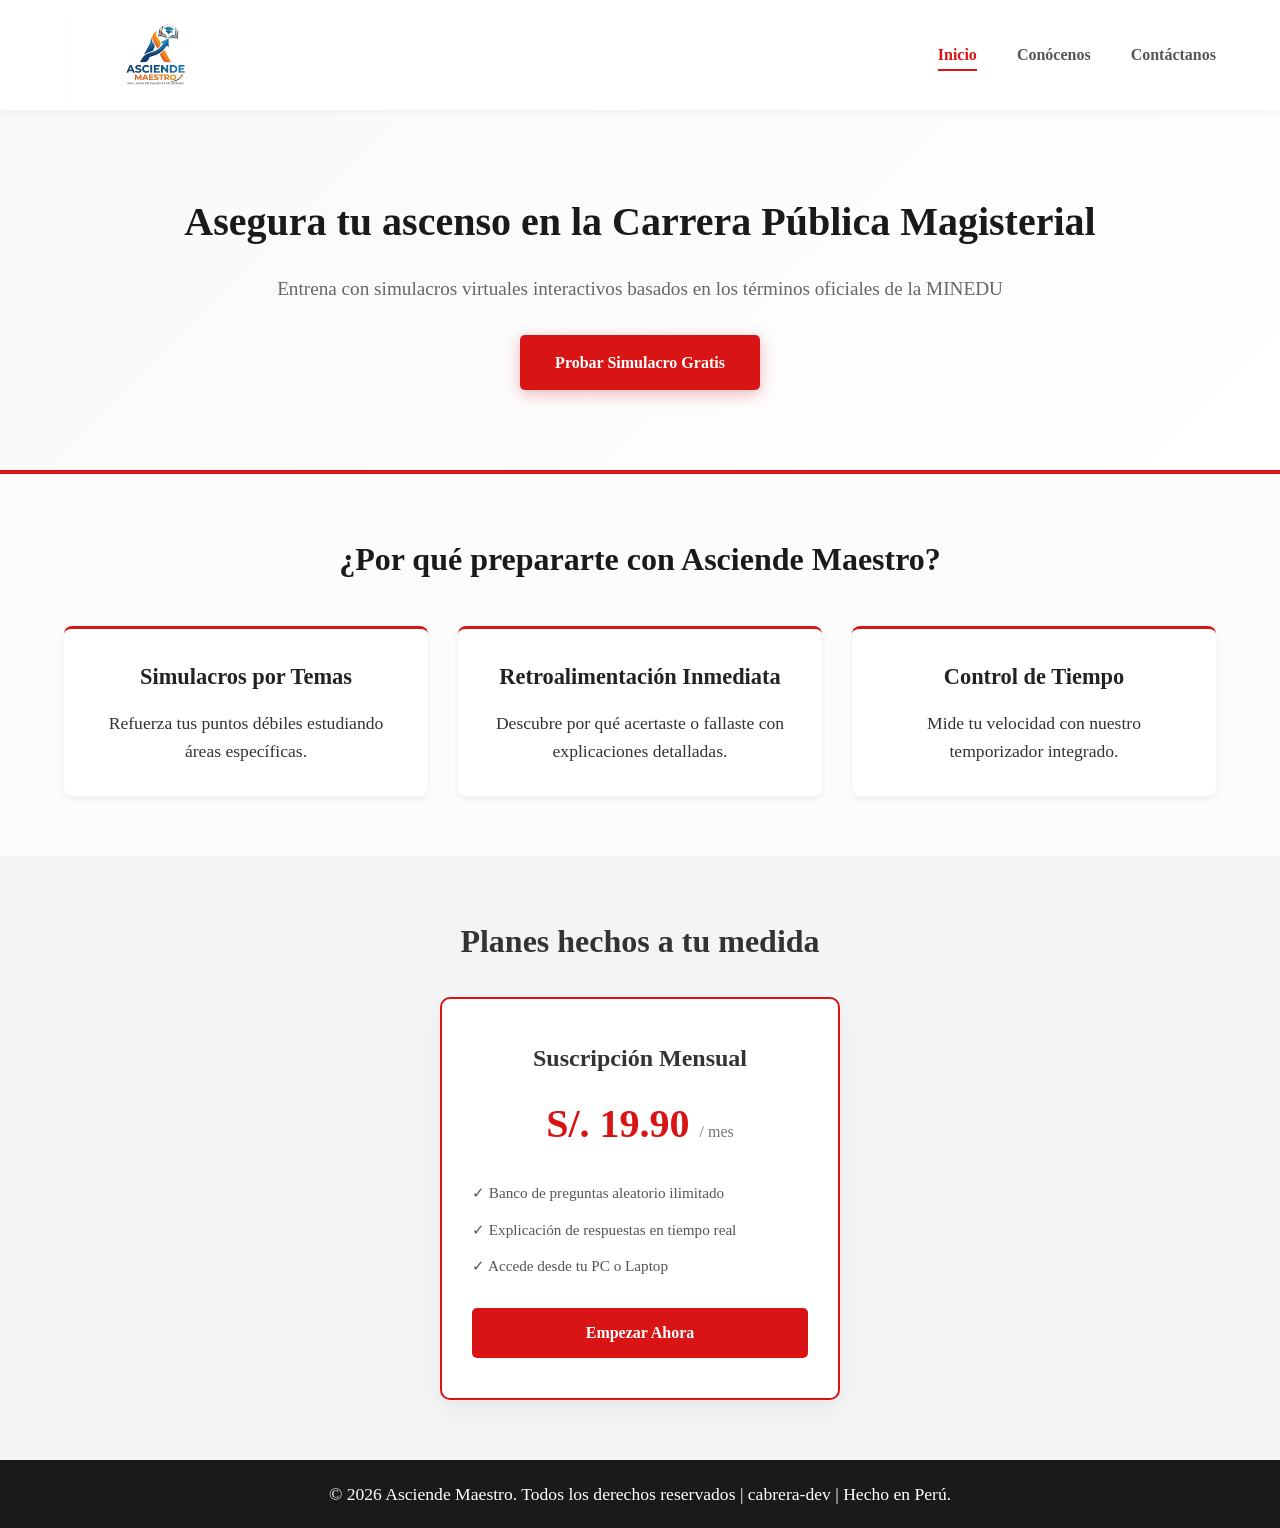
<file: index.html>
<!DOCTYPE html>
    <html lang="es">
    <head>
        <meta charset="UTF-8">
        <meta name="viewport" content="width=device-width, initial-scale=1.0">
        <meta name="description" content="¿Listo para ascender en la Carrera Pública Magisterial? Entrena con nuestro simulador de exámenes interactivo. Preguntas oficiales explicadas paso a paso.">
        <meta name="author" content="Sem Cabrera Alvarado">
        <title>Asciende Maestro | Simulador de Exámenes de Ascenso Docente</title>
        <link rel="stylesheet" href="styles/style.css">
    </head>
    <body>

        <header>
            <img src="imgs/logo.png" alt="Logo Asciende Maestro" class="logo">
            <nav>
                <ul>
                    <li><a href="index.html" class="active">Inicio</a></li>
                    <li><a href="about.html">Conócenos</a></li>
                    <li><a href="contact.html">Contáctanos</a></li>
                </ul>
            </nav>
        </header>

        <main>
            <section class="hero">
                <h1>Asegura tu ascenso en la Carrera Pública Magisterial</h1>
                <p>Entrena con simulacros virtuales interactivos basados en los términos oficiales de la MINEDU</p>
                <a href="simulador.html" class="btn-principal">Probar Simulacro Gratis</a>
            </section>

            <section class="features">
                <h2>¿Por qué prepararte con Asciende Maestro?</h2>
                <div class="grid-features">
                    <div class="card">
                        <h3>Simulacros por Temas</h3>
                        <p>Refuerza tus puntos débiles estudiando áreas específicas.</p>
                    </div>
                    <div class="card">
                        <h3>Retroalimentación Inmediata</h3>
                        <p>Descubre por qué acertaste o fallaste con explicaciones detalladas.</p>
                    </div>
                    <div class="card">
                        <h3>Control de Tiempo</h3>
                        <p>Mide tu velocidad con nuestro temporizador integrado.</p>
                    </div>
                </div>
            </section>

            <section class="pricing">
                <h2>Planes hechos a tu medida</h2>
                <div class="plan-card">
                    <h3>Suscripción Mensual</h3>
                    <p class="price">S/. 19.90 <span>/ mes</span></p>
                    <ul>
                        <li>✓ Banco de preguntas aleatorio ilimitado</li>
                        <li>✓ Explicación de respuestas en tiempo real</li>
                        <li>✓ Accede desde tu PC o Laptop</li>
                    </ul>
                    <a href="pago.html" class="btn-pago">Empezar Ahora</a>
                </div>
            </section>
        </main>

        <footer>
            <p>&copy; 2026 Asciende Maestro. Todos los derechos reservados | cabrera-dev | Hecho en Perú.</p>
        </footer>
        
    </body>
    </html>
</file>
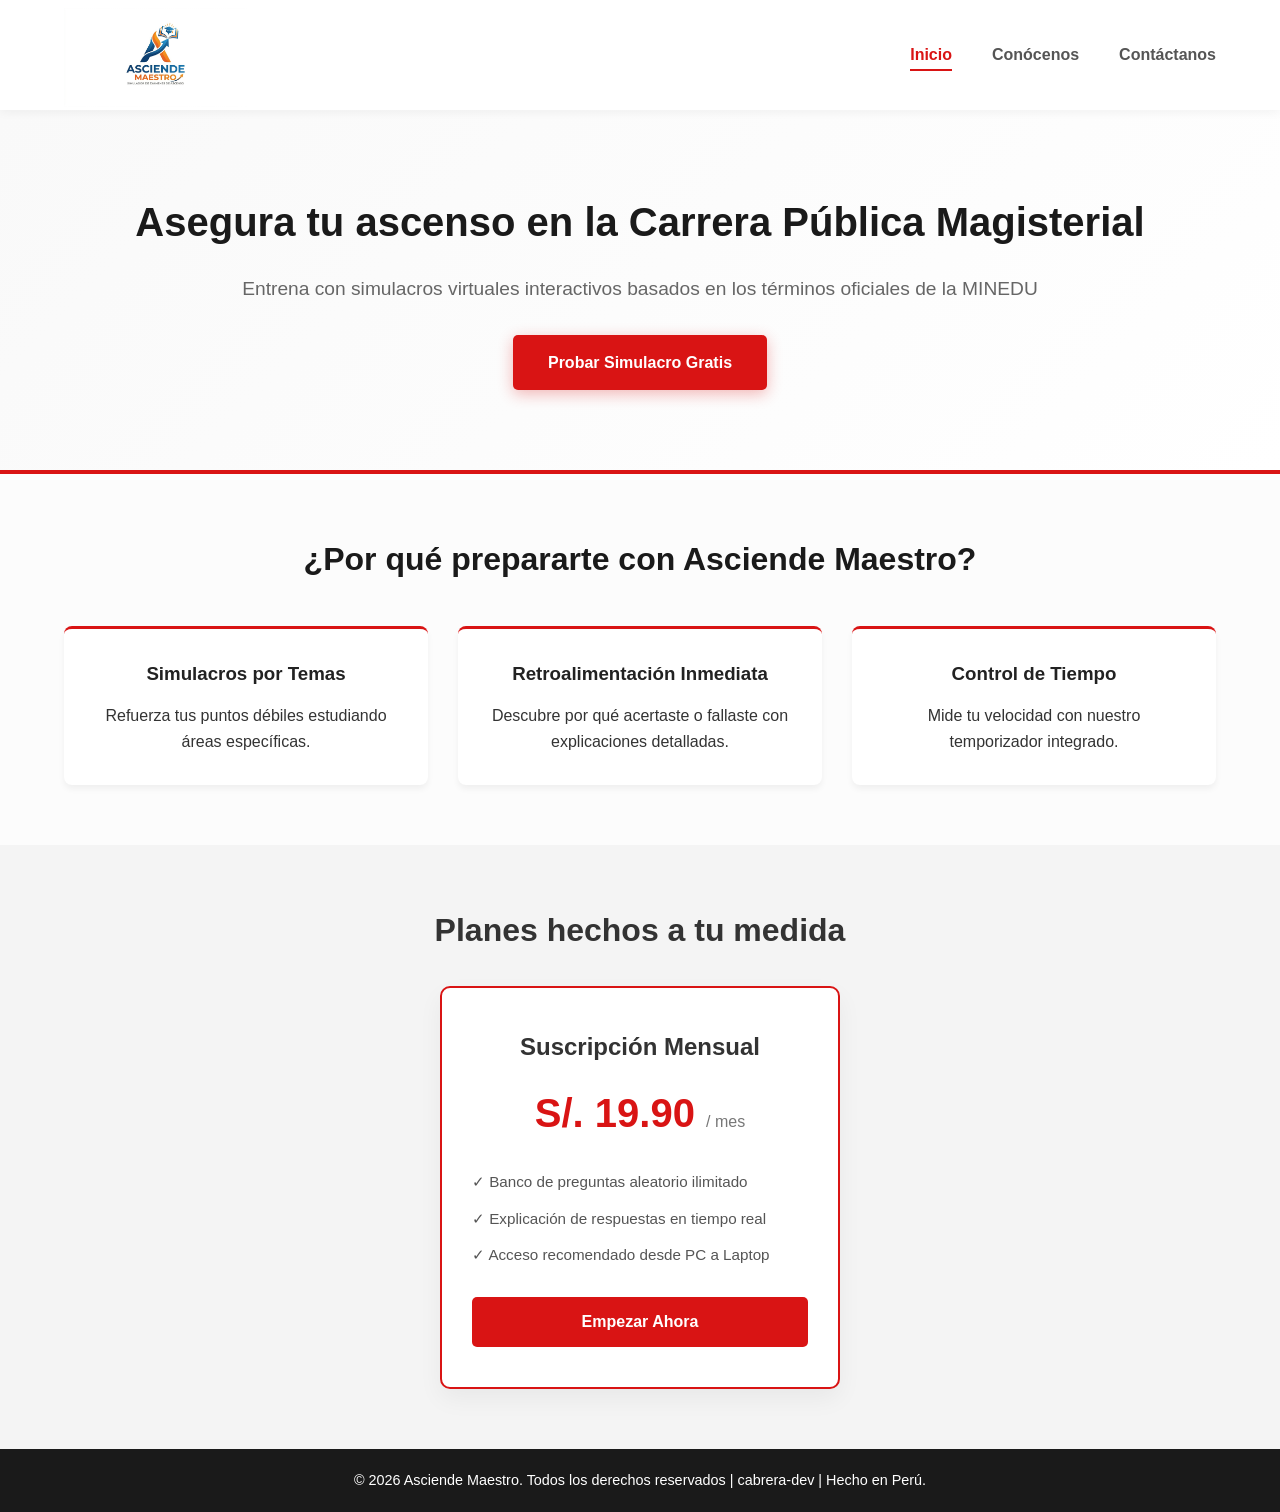
<file: asciende maestro/index.html>
<!DOCTYPE html>
<html lang="es">
<head>
    <meta charset="UTF-8">
    <meta name="viewport" content="width=device-width, initial-scale=1.0">
    <meta name="description" content="¿Listo para ascender en la Carrera Pública Magisterial? Entrena con nuestro simulador de exámenes interactivo. Preguntas oficiales explicadas paso a paso.">
    <meta name="author" content="Sem Cabrera Alvarado">
    <title>Asciende Maestro | Simulador de Exámenes de Ascenso Docente</title>
    <link rel="stylesheet" href="styles/style.css">
</head>
<body>
    <header>
        <img src="imgs asciende/logo.png" alt="Logo Asciende Maestro" class="logo">
        <nav>
            <ul>
                <li><a href="index.html" class="active">Inicio</a></li>
                <li><a href="about.html">Conócenos</a></li>
                <li><a href="contact.html">Contáctanos</a></li>
            </ul>
        </nav>
    </header>
    <main>
        <!-- 1. Hero Section -->
        <section class="hero">
            <h1>Asegura tu ascenso en la Carrera Pública Magisterial</h1>
            <p>Entrena con simulacros virtuales interactivos basados en los términos oficiales de la MINEDU</p>
            <a href="registro.html" class="btn-principal">Probar Simulacro Gratis</a>
        </section>
        <!-- 2. Características -->
        <section class="features">
            <h2>¿Por qué prepararte con Asciende Maestro?</h2>
            <div class="grid-features">
                <div class="card">
                    <h3>Simulacros por Temas</h3>
                    <p>Refuerza tus puntos débiles estudiando áreas específicas.</p>
                </div>
                <div class="card">
                    <h3>Retroalimentación Inmediata</h3>
                    <p>Descubre por qué acertaste o fallaste con explicaciones detalladas.</p>
                </div>
                <div class="card">
                    <h3>Control de Tiempo</h3>
                    <p>Mide tu velocidad con nuestro temporizador integrado.</p>
                </div>
            </div>
        </section>
        <!-- 3. Precios -->
        <section class="pricing">
            <h2>Planes hechos a tu medida</h2>
            <div class="plan-card">
                <h3>Suscripción Mensual</h3>
                <p class="price">S/. 19.90 <span>/ mes</span></p>
                <ul>
                    <li>✓ Banco de preguntas aleatorio ilimitado</li>
                    <li>✓ Explicación de respuestas en tiempo real</li>
                    <li>✓ Acceso recomendado desde PC a Laptop</li>
                </ul>
                <a href="pago.html" class="btn-pago">Empezar Ahora</a>
            </div>
        </section>
    </main>

    <!-- PIE DE PÁGINA -->
    <footer>
        <p>&copy; 2026 Asciende Maestro. Todos los derechos reservados | cabrera-dev | Hecho en Perú.</p>
    </footer>

</body>
    </main>
</body>
</html>
</file>
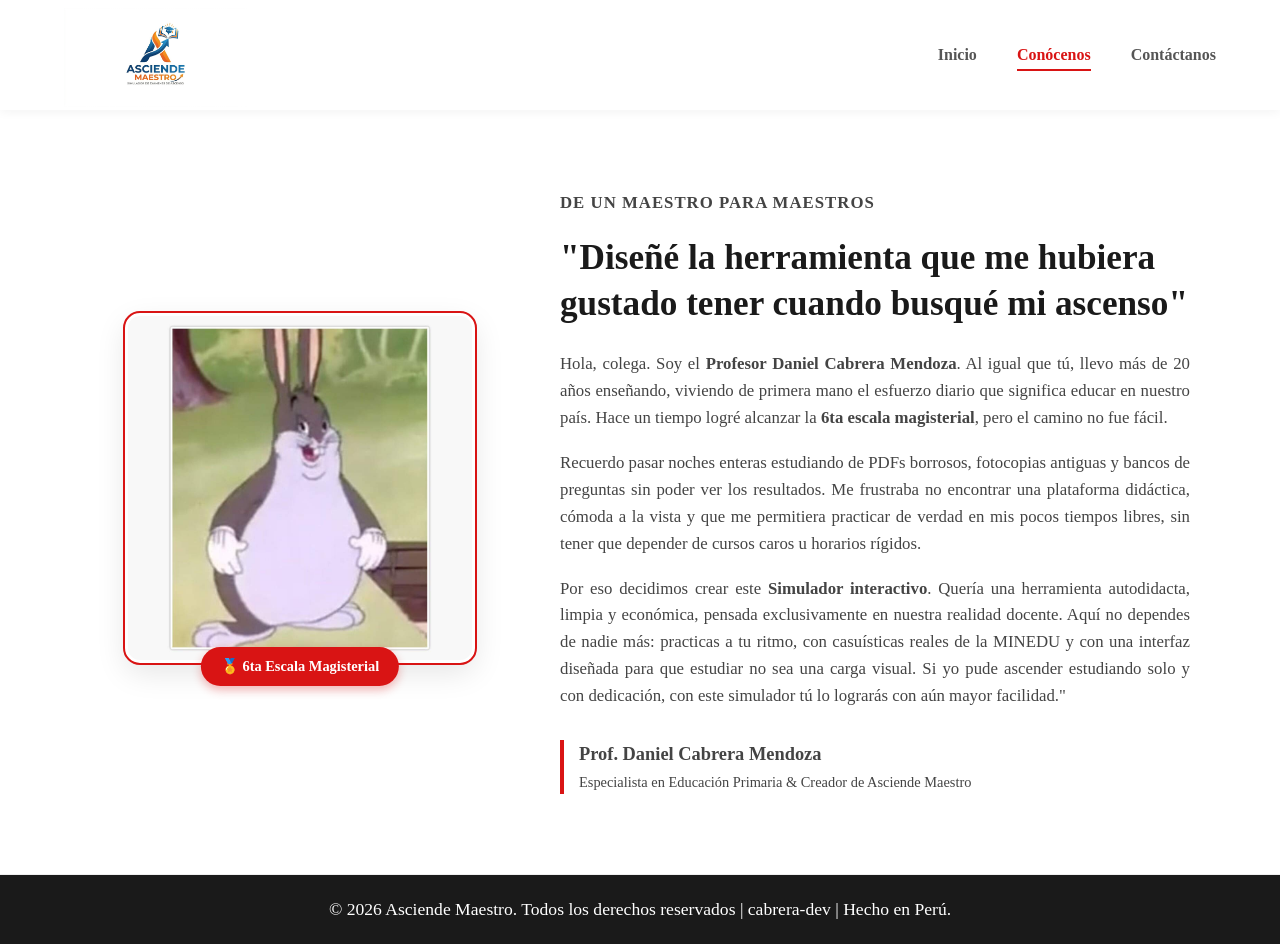
<file: about.html>
<!DOCTYPE html>
<html lang="es">
<head>
    <meta charset="UTF-8">
    <meta name="viewport" content="width=device-width, initial-scale=1.0">
    <meta name="description" content="Conoce la historia del Profesor Daniel Cabrera, creador de Asciende Maestro y docente de la 6ta escala magisterial.">
    <title>Conócenos | Asciende Maestro</title>
    <link rel="stylesheet" href="styles/style.css">
</head>
<body>

    <header>
        <img src="imgs/logo.png"Logo Asciende Maestro" class="logo">
        <nav>
            <ul>
                <li><a href="index.html">Inicio</a></li>
                <li><a href="about.html" class="active">Conócenos</a></li>
                <li><a href="contact.html">Contáctanos</a></li>
            </ul>
        </nav>
    </header>

    <main>
        <section class="historia-maestro">
            <div class="contenedor-historia">
                
                <div class="columna-foto">
                    <img src="imgs/kk.jpg" alt="Profesor Daniel Cabrera Mendoza" class="foto-perfil">
                    <div class="medalla-escala">
                        <span>🏅 6ta Escala Magisterial</span>
                    </div>
                </div>

                <div class="columna-texto">
                    <p class="subtitulo-historia">De un maestro para maestros</p>
                    <h2>"Diseñé la herramienta que me hubiera gustado tener cuando busqué mi ascenso"</h2>
                    
                    <p>Hola, colega. Soy el <strong>Profesor Daniel Cabrera Mendoza</strong>. Al igual que tú, llevo más de 20 años enseñando, viviendo de primera mano el esfuerzo diario que significa educar en nuestro país. Hace un tiempo logré alcanzar la <strong>6ta escala magisterial</strong>, pero el camino no fue fácil.</p>

                    <p>Recuerdo pasar noches enteras estudiando de PDFs borrosos, fotocopias antiguas y bancos de preguntas sin poder ver los resultados. Me frustraba no encontrar una plataforma didáctica, cómoda a la vista y que me permitiera practicar de verdad en mis pocos tiempos libres, sin tener que depender de cursos caros u horarios rígidos.</p>

                    <p>Por eso decidimos crear este <strong>Simulador interactivo</strong>. Quería una herramienta autodidacta, limpia y económica, pensada exclusivamente en nuestra realidad docente. Aquí no dependes de nadie más: practicas a tu ritmo, con casuísticas reales de la MINEDU y con una interfaz diseñada para que estudiar no sea una carga visual. Si yo pude ascender estudiando solo y con dedicación, con este simulador tú lo lograrás con aún mayor facilidad."</p>
                    
                    <div class="firma">
                        <p class="nombre-firma">Prof. Daniel Cabrera Mendoza</p>
                        <p class="cargo-firma">Especialista en Educación Primaria & Creador de Asciende Maestro</p>
                    </div>
                </div>

            </div>
        </section>
    </main>

    <footer>
        <p>&copy; 2026 Asciende Maestro. Todos los derechos reservados | cabrera-dev | Hecho en Perú.</p>
    </footer>

</body>
</html>
</file>
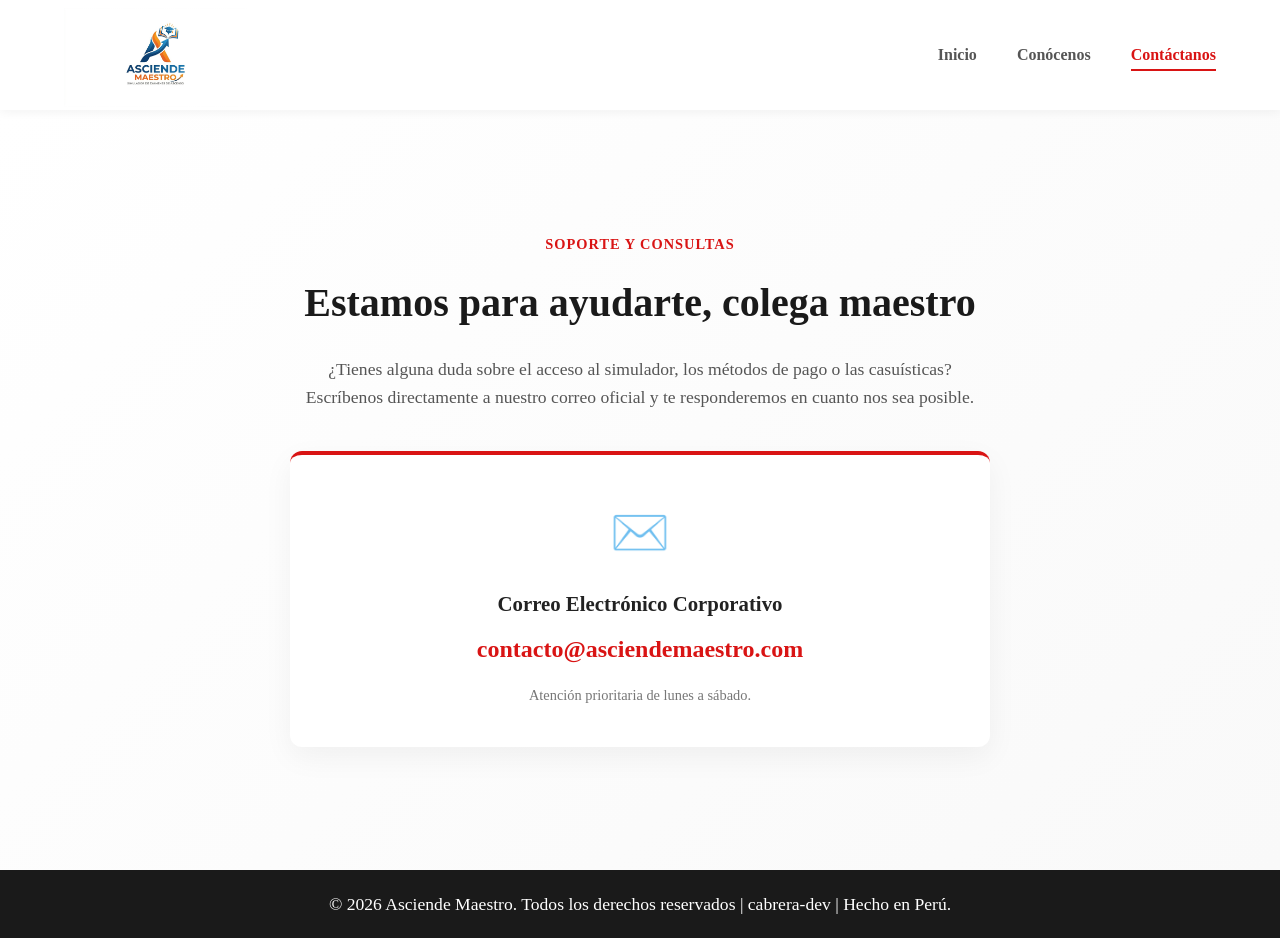
<file: contact.html>
<!DOCTYPE html>
<html lang="es">
<head>
    <meta charset="UTF-8">
    <meta name="viewport" content="width=device-width, initial-scale=1.0">
    <meta name="description" content="¿Tienes dudas sobre el simulador de ascenso? Contáctanos a nuestro correo corporativo. Estamos aquí para ayudarte, maestro.">
    <title>Contáctanos | Asciende Maestro</title>
    <link rel="stylesheet" href="styles/style.css">
</head>
<body>

    <header>
        <img src="imgs/logo.png" alt="Logo Asciende Maestro" class="logo">
        <nav>
            <ul>
                <li><a href="index.html">Inicio</a></li>
                <li><a href="about.html">Conócenos</a></li>
                <li><a href="contact.html" class="active">Contáctanos</a></li>
            </ul>
        </nav>
    </header>

    <main>
        <section class="contacto-seccion">
            <div class="contenedor-contacto">
                <span class="subtitulo-contacto">Soporte y Consultas</span>
                <h1>Estamos para ayudarte, colega maestro</h1>
                <p class="descripcion-contacto">¿Tienes alguna duda sobre el acceso al simulador, los métodos de pago o las casuísticas? Escríbenos directamente a nuestro correo oficial y te responderemos en cuanto nos sea posible.</p>
                
                <div class="tarjeta-correo">
                    <div class="icono-correo">✉️</div>
                    <h3>Correo Electrónico Corporativo</h3>
                    <a href="mailto:contacto@asciendemaestro.com" class="enlace-correo">contacto@asciendemaestro.com</a>
                    <p class="horario-atencion">Atención prioritaria de lunes a sábado.</p>
                </div>
            </div>
        </section>
    </main>

    <footer>
        <p>&copy; 2026 Asciende Maestro. Todos los derechos reservados | cabrera-dev | Hecho en Perú.</p>
    </footer>

</body>
</html>
</file>
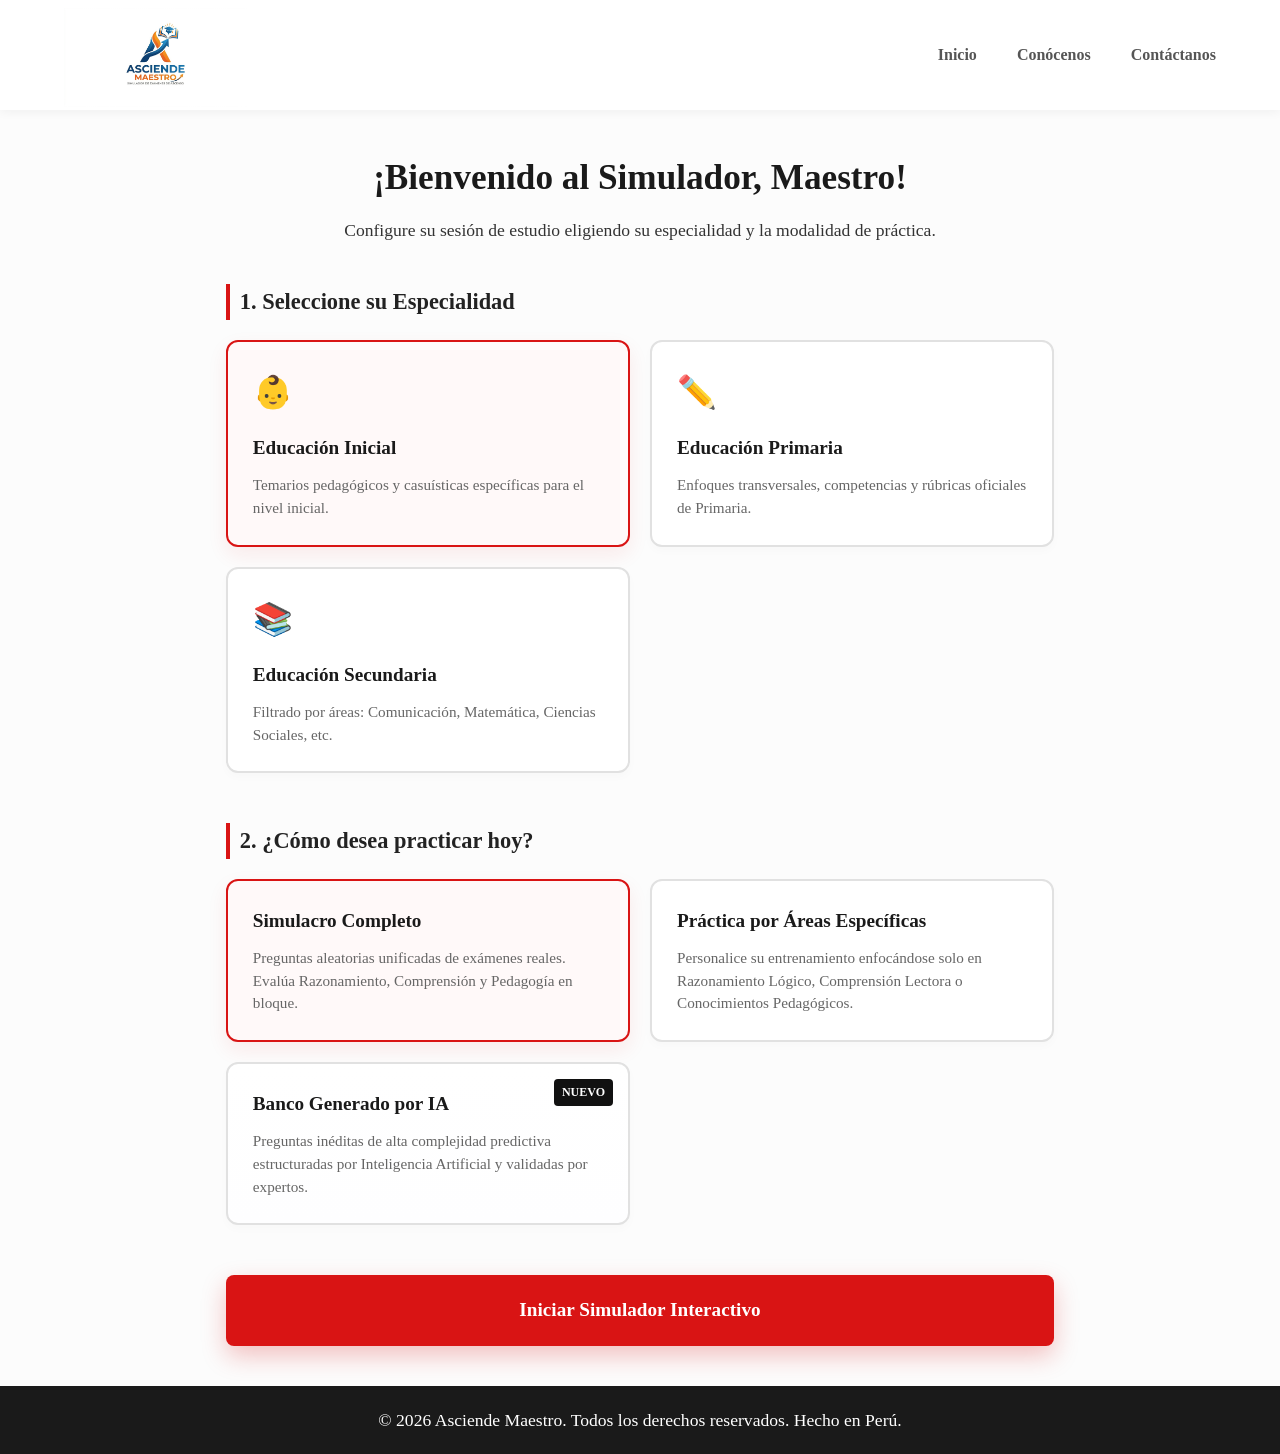
<file: dashboard.html>
<!DOCTYPE html>
<html lang="es">
<head>
    <meta charset="UTF-8">
    <meta name="viewport" content="width=device-width, initial-scale=1.0">
    <title>Panel de Preparación | Asciende Maestro</title>
    <link rel="stylesheet" href="styles/style.css">
</head>
<body>

    <header>
        <img src="imgs/logo.png" alt="Logo Asciende Maestro" class="logo">
        <nav>
            <ul>
                <li><a href="index.html">Inicio</a></li>
                <li><a href="about.html">Conócenos</a></li>
                <li><a href="contact.html">Contáctanos</a></li>
            </ul>
        </nav>
    </header>

    <main class="dashboard-main">
        <div class="bienvenida-dashboard">
            <h1>¡Bienvenido al Simulador, Maestro!</h1>
            <p>Configure su sesión de estudio eligiendo su especialidad y la modalidad de práctica.</p>
        </div>

        <section class="dashboard-seccion">
            <h2>1. Seleccione su Especialidad</h2>
            <div class="grid-opciones-nivel">
                <label class="tarjeta-seleccionable">
                    <input type="radio" name="nivel-magisterial" value="primaria" checked>
                    <div class="contenido-tarjeta">
                        <span class="icono-tarjeta">👶</span>
                        <h3>Educación Inicial</h3>
                        <p>Temarios pedagógicos y casuísticas específicas para el nivel inicial.</p>
                    </div>
                </label>

                <label class="tarjeta-seleccionable">
                    <input type="radio" name="nivel-magisterial" value="primaria">
                    <div class="contenido-tarjeta">
                        <span class="icono-tarjeta">✏️</span>
                        <h3>Educación Primaria</h3>
                        <p>Enfoques transversales, competencias y rúbricas oficiales de Primaria.</p>
                    </div>
                </label>

                <label class="tarjeta-seleccionable">
                    <input type="radio" name="nivel-magisterial" value="secundaria">
                    <div class="contenido-tarjeta">
                        <span class="icono-tarjeta">📚</span>
                        <h3>Educación Secundaria</h3>
                        <p>Filtrado por áreas: Comunicación, Matemática, Ciencias Sociales, etc.</p>
                    </div>
                </label>
            </div>
        </section>

        <section class="dashboard-seccion">
            <h2>2. ¿Cómo desea practicar hoy?</h2>
            <div class="grid-opciones-modalidad">
                
                <label class="tarjeta-seleccionable modo-estudio">
                    <input type="radio" name="modo-examen" value="completo" checked>
                    <div class="contenido-tarjeta">
                        <h3>Simulacro Completo</h3>
                        <p>Preguntas aleatorias unificadas de exámenes reales. Evalúa Razonamiento, Comprensión y Pedagogía en bloque.</p>
                    </div>
                </label>

                <label class="tarjeta-seleccionable modo-estudio">
                    <input type="radio" name="modo-examen" value="temas">
                    <div class="contenido-tarjeta">
                        <h3>Práctica por Áreas Específicas</h3>
                        <p>Personalice su entrenamiento enfocándose solo en Razonamiento Lógico, Comprensión Lectora o Conocimientos Pedagógicos.</p>
                    </div>
                </label>

                <label class="tarjeta-seleccionable modo-estudio IA-destacado">
                    <input type="radio" name="modo-examen" value="ia">
                    <div class="contenido-tarjeta">
                        <div class="tag-ia">NUEVO</div>
                        <h3>Banco Generado por IA</h3>
                        <p>Preguntas inéditas de alta complejidad predictiva estructuradas por Inteligencia Artificial y validadas por expertos.</p>
                    </div>
                </label>

            </div>
        </section>

        <div class="contenedor-accion-dashboard">
            <a href="simulador.html" class="btn-principal grande">Iniciar Simulador Interactivo</a>
        </div>
    </main>

    <footer>
        <p>&copy; 2026 Asciende Maestro. Todos los derechos reservados. Hecho en Perú.</p>
    </footer>

</body>
</html>
</file>
<file: styles/style.css>
/* ==========================================================================
   1. RESETEO Y CONFIGURACIÓN GENERAL
   ========================================================================== */
* {
    box-sizing: border-box;
    margin: 0;
    padding: 0;
}
body {
    background-color: #fcfcfc;
    color: #333333;
    line-height: 1.6;
}

/* Esto asegura que la página ocupe toda la altura */
html, body {
    height: 100%;
    margin: 0;
    display: flex;
    flex-direction: column;
}

/* El main se expande para empujar el footer al fondo */
main {
    flex: 1;
}

/* El footer se queda siempre abajo */
footer {
    padding: 20px;
    text-align: center;
    background: #f8f9fa;
    margin-top: auto; 
}


/* ==========================================================================
   2. HEADER & NAVEGACIÓN HORIZONTAL (Desplegada a la derecha)
   ========================================================================== */
header {
    background-color: #ffffff;
    display: flex;
    justify-content: space-between; 
    align-items: center;
    /* Reducimos el padding vertical al mínimo (de 15px a 5px) para controlar la altura del contenedor */
    padding: 5px 5%; 
    box-shadow: 0 2px 10px rgba(0, 0, 0, 0.05);
    position: sticky;
    top: 0;
    z-index: 1000;
    /* Le ponemos una altura fija amigable para mantener la consistencia */
    height: 110px; 
}

header .logo {
    height: 100px; 
    width: auto;
    object-fit: contain;
    
    display: block;
    margin-top: 5px; 
    
    transition: all 0.3s ease;
}

/* Menú en línea horizontal */
header nav ul {
    list-style: none;
    display: flex; /* Pone los <li> uno al lado del otro */
    gap: 40px; /* Separación elegante entre opciones */
}

header nav ul li a {
    text-decoration: none;
    color: #555555;
    font-weight: 600;
    font-size: 1rem;
    transition: color 0.3s ease;
    padding: 8px 0;
    position: relative;
}

/* Efecto visual al pasar el mouse */
header nav ul li a:hover, 
header nav ul li a.active {
    color: #d91414; /* Rojo Perú */
}

/* Línea roja decorativa debajo del enlace activo */
header nav ul li a::after {
    content: '';
    position: absolute;
    bottom: 0;
    left: 0;
    width: 0;
    height: 2px;
    background-color: #d91414;
    transition: width 0.3s ease;
}

header nav ul li a:hover::after,
header nav ul li a.active::after {
    width: 100%;
}

/* ==========================================================================
   3. SECCIÓN HERO (Primer impacto)
   ========================================================================== */
.hero {
    background: linear-gradient(135deg, #f9f9f9 0%, #ffffff 100%);
    padding: 80px 5%;
    text-align: center;
    border-bottom: 4px solid #d91414; /* Detalle sutil de la bandera */
}

.hero h1 {
    font-size: 2.5rem;
    color: #1a1a1a;
    margin-bottom: 20px;
    font-weight: 800;
}

.hero p {
    font-size: 1.2rem;
    color: #666666;
    max-width: 800px;
    margin: 0 auto 30px auto;
}

/* Botón Principal Rojo */
.btn-principal {
    display: inline-block;
    background-color: #d91414; /* Rojo Perú */
    color: #ffffff;
    text-decoration: none;
    padding: 15px 35px;
    font-weight: bold;
    border-radius: 5px;
    box-shadow: 0 4px 15px rgba(217, 20, 20, 0.3);
    transition: transform 0.2s ease, background-color 0.3s ease;
}

.btn-principal:hover {
    background-color: #b00f0f; /* Rojo un poco más oscuro al pasar el mouse */
    transform: translateY(-2px);
}

/* ==========================================================================
   4. SECCIÓN DE CARACTERÍSTICAS (Grid de 3 columnas)
   ========================================================================== */
.features {
    padding: 60px 5%;
    text-align: center;
}

.features h2 {
    font-size: 2rem;
    margin-bottom: 40px;
    color: #1a1a1a;
}

.grid-features {
    display: grid;
    grid-template-columns: repeat(auto-fit, minmax(280px, 1fr)); /* Responsivo automático */
    gap: 30px;
}

.features .card {
    background-color: #ffffff;
    padding: 30px;
    border-radius: 8px;
    box-shadow: 0 4px 6px rgba(0, 0, 0, 0.05);
    border-top: 3px solid #d91414; /* Acento rojo en cada tarjeta */
    transition: transform 0.3s ease;
}

.features .card:hover {
    transform: translateY(-5px);
}

.features .card h3 {
    margin-bottom: 15px;
    color: #222222;
}

/* ==========================================================================
   5. SECCIÓN DE PRECIOS (Tarjeta de Suscripción)
   ========================================================================== */
.pricing {
    background-color: #f4f4f4;
    padding: 60px 5%;
    text-align: center;
}

.pricing h2 {
    font-size: 2rem;
    margin-bottom: 30px;
}

.plan-card {
    background-color: #ffffff;
    max-width: 400px;
    margin: 0 auto;
    padding: 40px 30px;
    border-radius: 10px;
    border: 2px solid #d91414; /* Resalta el plan con el borde rojo */
    box-shadow: 0 10px 25px rgba(0, 0, 0, 0.05);
}

.plan-card h3 {
    font-size: 1.5rem;
    color: #333333;
    margin-bottom: 15px;
}

.plan-card .price {
    font-size: 2.5rem;
    font-weight: 800;
    color: #d91414; /* El precio resalta en rojo */
    margin-bottom: 25px;
}

.plan-card .price span {
    font-size: 1rem;
    color: #777777;
    font-weight: normal;
}

.plan-card ul {
    list-style: none;
    text-align: left;
    margin-bottom: 30px;
}

.plan-card ul li {
    margin-bottom: 12px;
    color: #555555;
    font-size: 0.95rem;
}

.btn-pago {
    display: block;
    background-color: #d91414;
    color: #ffffff;
    text-decoration: none;
    padding: 12px;
    font-weight: bold;
    border-radius: 5px;
    transition: background-color 0.3s ease;
}

.btn-pago:hover {
    background-color: #b00f0f;
}

/* ==========================================================================
   6. FOOTER
   ========================================================================== */
footer {
    background-color: #1a1a1a;
    color: #ffffff;
    text-align: center;
    padding: 20px;
    font-size: 0.9rem;
}

/* ==========================================================================
   7. SECCIÓN HISTORIA DEL MAESTRO (CONFIANZA)
   ========================================================================== */
.historia-maestro {
    background-color: #ffffff;
    padding: 80px 5%;
    border-bottom: 1px solid #eeeeee;
}

.contenedor-historia {
    max-width: 1100px;
    margin: 0 auto;
    display: flex;
    align-items: center;
    gap: 50px;
    flex-wrap: wrap; /* Hace que en celulares la foto se ponga arriba y el texto abajo */
}

/* Contenedor de la foto */
.columna-foto {
    flex: 1;
    min-width: 300px;
    position: relative;
    text-align: center;
}

.foto-perfil {
    width: 100%;
    max-width: 350px;
    height: auto;
    border-radius: 15px;
    box-shadow: 0 10px 30px rgba(0, 0, 0, 0.1);
    border: 3px solid #ffffff;
    outline: 2px solid #d91414; /* Marco sutil con el rojo bandera */
}

/* Pequeña etiqueta flotante sobre la foto para presumir la escala */
.medalla-escala {
    position: absolute;
    bottom: -15px;
    left: 50%;
    transform: translateX(-50%);
    background-color: #d91414; /* Rojo Perú */
    color: white;
    padding: 8px 20px;
    border-radius: 25px;
    font-weight: bold;
    font-size: 0.9rem;
    box-shadow: 0 4px 10px rgba(217, 20, 20, 0.3);
    white-space: nowrap;
}

/* Columna del Texto */
.columna-texto {
    flex: 1.5;
    min-width: 300px;
}

.subtitulo-historia {
    color: #d91414;
    font-weight: 700;
    text-transform: uppercase;
    font-size: 0.9rem;
    letter-spacing: 1px;
    margin-bottom: 10px;
}

.columna-texto h2 {
    font-size: 2.2rem;
    color: #1a1a1a;
    line-height: 1.3;
    margin-bottom: 25px;
    font-weight: 800;
}

.columna-texto p {
    font-size: 1.05rem;
    color: #444444;
    margin-bottom: 18px;
    text-align: justify;
}

/* Estilo de la firma al final */
.firma {
    margin-top: 30px;
    border-left: 4px solid #d91414;
    padding-left: 15px;
}

.nombre-firma {
    font-size: 1.15rem !important;
    font-weight: 700;
    color: #1a1a1a;
    margin-bottom: 2px !important;
}

.cargo-firma {
    font-size: 0.9rem !important;
    color: #666666;
    margin: 0 !important;
}

/* Responsivo para celulares */
@media (max-width: 768px) {
    .contenedor-historia {
        gap: 40px;
    }
    .columna-texto h2 {
        font-size: 1.8rem;
        margin-top: 20px;
    }
}

/* ==========================================================================
   8. SECCIÓN DE CONTACTO
   ========================================================================== */
.contacto-seccion {
    background: linear-gradient(135deg, #ffffff 0%, #f9f9f9 100%);
    padding: 80px 5%;
    text-align: center;
    min-height: calc(100vh - 140px); /* Asegura que ocupe casi toda la pantalla para que no flote el footer */
    display: flex;
    align-items: center;
    justify-content: center;
}

.contenedor-contacto {
    max-width: 700px;
    margin: 0 auto;
}

.subtitulo-contacto {
    color: #d91414; /* Rojo Perú */
    font-weight: 700;
    text-transform: uppercase;
    font-size: 0.9rem;
    letter-spacing: 1px;
    display: block;
    margin-bottom: 15px;
}

.contacto-seccion h1 {
    font-size: 2.5rem;
    color: #1a1a1a;
    margin-bottom: 20px;
    font-weight: 800;
}

.descripcion-contacto {
    font-size: 1.1rem;
    color: #555555;
    margin-bottom: 40px;
    line-height: 1.6;
}

/* Tarjeta elegante para el correo */
.tarjeta-correo {
    background-color: #ffffff;
    padding: 40px 30px;
    border-radius: 12px;
    box-shadow: 0 10px 30px rgba(0, 0, 0, 0.05);
    border-top: 4px solid #d91414; /* Detalle de la bandera */
    transition: transform 0.3s ease;
}

.tarjeta-correo:hover {
    transform: translateY(-5px);
}

.icono-correo {
    font-size: 3rem;
    margin-bottom: 15px;
}

.tarjeta-correo h3 {
    font-size: 1.3rem;
    color: #222222;
    margin-bottom: 10px;
}

.enlace-correo {
    font-size: 1.5rem;
    color: #d91414;
    text-decoration: none;
    font-weight: 700;
    word-break: break-all; /* Evita que el correo se corte en pantallas pequeñas */
    transition: color 0.3s ease;
}

.enlace-correo:hover {
    color: #b00f0f;
    text-decoration: underline;
}

.horario-atencion {
    font-size: 0.9rem;
    color: #777777;
    margin-top: 15px;
}

/* Ajuste responsivo para celulares */
@media (max-width: 480px) {
    .contacto-seccion h1 {
        font-size: 1.9rem;
    }
    .enlace-correo {
        font-size: 1.2rem;
    }
}

/* ==========================================================================
   9. PANEL DE CONFIGURACIÓN (DASHBOARD)
   ========================================================================== */
.dashboard-main {
    max-width: 1100px;
    margin: 0 auto;
    padding: 40px 20px;
}

.bienvenida-dashboard {
    text-align: center;
    margin-bottom: 40px;
}

.bienvenida-dashboard h1 {
    font-size: 2.2rem;
    color: #1a1a1a;
    margin-bottom: 10px;
}

.dashboard-seccion {
    margin-bottom: 50px;
}

.dashboard-seccion h2 {
    font-size: 1.4rem;
    color: #222222;
    margin-bottom: 20px;
    border-left: 4px solid #d91414;
    padding-left: 10px;
}

/* Grids de Selección */
.grid-opciones-nivel, .grid-opciones-modalidad {
    display: grid;
    grid-template-columns: repeat(auto-fit, minmax(300px, 1fr));
    gap: 20px;
}

/* Ocultar el botón circular clásico del radio button */
.tarjeta-seleccionable input[type="radio"] {
    display: none;
}

/* El contenedor que simula la tarjeta */
.tarjeta-seleccionable .contenido-tarjeta {
    background: #ffffff;
    border: 2px solid #e1e1e1;
    border-radius: 12px;
    padding: 25px;
    cursor: pointer;
    position: relative;
    height: 100%;
    transition: all 0.3s ease;
    box-shadow: 0 4px 10px rgba(0,0,0,0.02);
}

.icono-tarjeta {
    font-size: 2rem;
    display: block;
    margin-bottom: 15px;
}

.contenido-tarjeta h3 {
    font-size: 1.2rem;
    color: #1a1a1a;
    margin-bottom: 10px;
}

.contenido-tarjeta p {
    font-size: 0.95rem;
    color: #666666;
    line-height: 1.5;
}

/* Efecto Hover */
.tarjeta-seleccionable:hover .contenido-tarjeta {
    border-color: #b0b0b0;
    transform: translateY(-3px);
}

/* Estado SELECCIONADO (Cuando el radio button interno está activo) */
.tarjeta-seleccionable input[type="radio"]:checked + .contenido-tarjeta {
    border-color: #d91414;
    background-color: #fff9f9;
    box-shadow: 0 8px 20px rgba(217, 20, 20, 0.08);
}

/* Tarjeta especial de IA */
.IA-destacado .contenido-tarjeta {
    background: linear-gradient(to bottom, #ffffff, #fefeff);
}

.tag-ia {
    position: absolute;
    top: 15px;
    right: 15px;
    background: #111111;
    color: #fff;
    font-size: 0.75rem;
    font-weight: bold;
    padding: 4px 8px;
    border-radius: 4px;
}

.tarjeta-seleccionable input[type="radio"]:checked + .IA-destacado .contenido-tarjeta {
    border-color: #4a90e2;
    background-color: #f4f8ff;
}

/* Contenedor del Botón de Acción */
.contenedor-accion-dashboard {
    text-align: center;
    margin-top: 40px;
}

.btn-principal.grande {
    padding: 18px 40px;
    font-size: 1.2rem;
    font-weight: bold;
    box-shadow: 0 10px 25px rgba(217, 20, 20, 0.25);
}

/* Estilos para el Simulador */
.oculto { display: none !important; }

.opcion-btn {
    display: flex;
    align-items: center;
    width: 100%;
    padding: 15px;
    margin: 10px 0;
    border: 2px solid #ccc;
    background: #fff;
    cursor: pointer;
    font-size: 18px;
    transition: all 0.2s;
}

/* Este es el efecto de "marcado" que querías */
.opcion-btn.seleccionado {
    background-color: #000;
    color: #fff;
    border-color: #000;
}

.circulo-letra {
    width: 30px;
    height: 30px;
    border: 1px solid #000;
    border-radius: 50%;
    display: flex;
    justify-content: center;
    align-items: center;
    margin-right: 15px;
    font-weight: bold;
}

.retro-caja {
    margin-top: 20px;
    padding: 15px;
    background: #f0f0f0;
    border-left: 5px solid #333;
}

/* Estilos Profesionales para el Simulador */

/* 1. Estructura base para el Footer (Pegajoso al fondo) */
html, body { min-height: 100vh; display: flex; flex-direction: column; margin: 0; }
main { flex: 1; }

/* 2. Contenedor del simulador */
.simulador-container {
    max-width: 750px;
    margin: 40px auto;
    background: #fff;
    border-radius: 15px;
    box-shadow: 0 10px 30px rgba(0,0,0,0.1);
    color: #333;
}

.contenido-examen {
    padding: 50px; /* Aquí es donde ganas el aire */
}

/* 3. Botones de opciones (Limpios) */
.opcion-btn {
    display: flex;
    align-items: center;
    width: 100%;
    padding: 20px;
    margin-bottom: 20px; /* Esto separa los botones entre sí */
    border: 2px solid #e0e0e0;
    border-radius: 12px;
    background: #fff;
    color: #333;
    cursor: pointer;
    font-size: 18px;
    transition: all 0.3s;
}

.opcion-btn:hover { border-color: #333; }

.opcion-btn.seleccionado {
    background-color: #000;
    color: #fff;
    border-color: #000;
}

/* 4. Elementos internos */
.circulo-letra {
    width: 40px;
    height: 40px;
    border: 2px solid #ccc;
    border-radius: 50%;
    display: flex;
    justify-content: center;
    align-items: center;
    margin-right: 25px;
    font-weight: bold;
    flex-shrink: 0;
}

.retro-caja {
    margin-top: 40px;
    padding: 25px;
    background: #f4f4f4;
    border-left: 6px solid #333;
    color: #333;
    border-radius: 8px;
}

/* 5. Ajuste para el botón de comenzar */
.btn-principal.grande {
    display: block;
    width: 100%;
    padding: 20px;
    margin-top: 30px;
    background: #d91414;
    color: white;
    border: none;
    border-radius: 8px;
    font-size: 1.2rem;
    font-weight: bold;
    cursor: pointer;
}

/* Esto asegura que el botón tenga su propio espacio y no esté pegado al texto */
#btn-comenzar {
    display: block;
    width: 100%;
    margin-top: 40px; /* <--- ESTO MUEVE EL BOTÓN HACIA ABAJO */
    padding: 20px;
    background: #d91414;
    color: white;
    border: none;
    border-radius: 8px;
    font-size: 1.2rem;
    font-weight: bold;
    cursor: pointer;
    transition: transform 0.2s;
}

#btn-comenzar:hover {
    transform: translateY(-2px);
    background: #b00f0f;
}

/* Para que la lista de instrucciones tenga aire y no se vea amontonada */
.instrucciones-cuerpo ul {
    margin: 25px 0;
    line-height: 1.8;
}

/* Contenedor padre de la barra */
.barra-progreso-simulador {
    display: flex;
    justify-content: space-between;
    align-items: center;
    margin-bottom: 40px;
    padding-bottom: 20px;
    border-bottom: 2px solid #f0f0f0; /* Una línea para separar */
}

/* El cronómetro ahora se ve así */
.cronometro {
    background: #333;
    color: #fff;
    padding: 8px 15px;
    border-radius: 20px;
    font-weight: bold;
    font-size: 0.9rem;
    box-shadow: 0 4px 10px rgba(0,0,0,0.1);
}

/* Colores de estado para botones */
.opcion-btn.correcta {
    background-color: #d4edda !important;
    border-color: #28a745 !important;
    color: #155724 !important;
}

.opcion-btn.incorrecta {
    background-color: #f8d7da !important;
    border-color: #dc3545 !important;
    color: #721c24 !important;
}
/* 1. Resetear y unificar fuentes */
.caja-panel, .contenido-examen {
    font-family: 'Segoe UI', Tahoma, Geneva, Verdana, sans-serif;
    line-height: 1.6;
    color: #444;
}

/* 2. Uniformar tamaños de texto */
h2 { font-size: 1.8rem; margin-bottom: 10px; }
h3 { font-size: 1.4rem; color: #2c3e50; }
p { font-size: 1.1rem; }

/* 3. Mejora de espaciado para el bloque de retroalimentación */
#bloque-retroalimentacion {
    margin-top: 30px;
    padding: 20px;
    background-color: #f9f9f9;
    border-top: 2px solid #ddd;
    border-radius: 8px;
}

/* 4. Separación real para el botón de "Siguiente Pregunta" */
#btn-siguiente {
    margin-top: 25px; /* Más margen arriba */
    padding: 12px 25px;
    display: inline-block;
    cursor: pointer;
}

/* 5. Asegurar que las opciones de respuesta no se vean dispares */
.grupo-alternativas {
    display: flex;
    flex-direction: column;
    gap: 10px; /* Espacio entre botones A, B, C */
    margin-top: 20px;
}

/* Modal y fondo oscuro */
.modal {
    display: none; 
    position: fixed; 
    z-index: 1000; 
    left: 0; top: 0;
    width: 100%; height: 100%;
    background-color: rgba(0,0,0,0.8);
    overflow: auto; /* Permite hacer scroll si la imagen se hace muy grande */
}

/* Imagen base dentro del modal */
.contenido-modal {
    margin: auto; 
    display: block;
    max-width: 90%; 
    max-height: 80vh; /* Se ajusta al 80% del alto de la pantalla */
    margin-top: 50px;
    margin-bottom: 50px;
    transition: transform 0.3s ease; /* Efecto suave de acercamiento */
    cursor: zoom-in; /* El cursor cambia a una lupa con un '+' */
}

/* Clase que se activa al hacer el segundo clic */
.contenido-modal.zoomed {
    transform: scale(1.8); /* Puedes ajustar este número si lo quieres más grande */
    transform-origin: top center; /* <--- ESTA ES LA CLAVE: Hace que el zoom crezca hacia abajo */
    cursor: zoom-out;
    max-height: none; 
    margin-bottom: 80px; /* Para asegurar que haya espacio al final al hacer scroll */
}

.cerrar-modal {
    position: fixed; /* Fixed para que siempre esté visible aunque hagas scroll */
    top: 20px; right: 35px;
    color: #fff; font-size: 40px; cursor: pointer;
    z-index: 1001;
}

.contenedor-grafico { margin: 20px 0; }
.fila-grafico { margin-bottom: 10px; }
.barra-bg { background: #eee; border-radius: 10px; height: 15px; width: 100%; overflow: hidden; }
.barra-fill { background: #4CAF50; height: 100%; transition: width 1s ease-in-out; }
.mensaje-final { margin-top: 20px; padding: 15px; background: #f9f9f9; border-left: 5px solid #2196F3; }
</file>
<file: asciende maestro/styles/style.css>
/* ==========================================================================
   1. RESETEO Y CONFIGURACIÓN GENERAL
   ========================================================================== */
* {
    margin: 0;
    padding: 0;
    box-sizing: border-box;
    font-family: 'Segoe UI', Tahoma, Geneva, Verdana, sans-serif;
}

body {
    background-color: #fcfcfc;
    color: #333333;
    line-height: 1.6;
}

/* ==========================================================================
   2. HEADER & NAVEGACIÓN HORIZONTAL (Desplegada a la derecha)
   ========================================================================== */
header {
    background-color: #ffffff;
    display: flex;
    justify-content: space-between; 
    align-items: center;
    /* Reducimos el padding vertical al mínimo (de 15px a 5px) para controlar la altura del contenedor */
    padding: 5px 5%; 
    box-shadow: 0 2px 10px rgba(0, 0, 0, 0.05);
    position: sticky;
    top: 0;
    z-index: 1000;
    /* Le ponemos una altura fija amigable para mantener la consistencia */
    height: 110px; 
}

header .logo {
    height: 100px; 
    width: auto;
    object-fit: contain;
    
    display: block;
    margin-top: 5px; 
    
    transition: all 0.3s ease;
}

/* Menú en línea horizontal */
header nav ul {
    list-style: none;
    display: flex; /* Pone los <li> uno al lado del otro */
    gap: 40px; /* Separación elegante entre opciones */
}

header nav ul li a {
    text-decoration: none;
    color: #555555;
    font-weight: 600;
    font-size: 1rem;
    transition: color 0.3s ease;
    padding: 8px 0;
    position: relative;
}

/* Efecto visual al pasar el mouse */
header nav ul li a:hover, 
header nav ul li a.active {
    color: #d91414; /* Rojo Perú */
}

/* Línea roja decorativa debajo del enlace activo */
header nav ul li a::after {
    content: '';
    position: absolute;
    bottom: 0;
    left: 0;
    width: 0;
    height: 2px;
    background-color: #d91414;
    transition: width 0.3s ease;
}

header nav ul li a:hover::after,
header nav ul li a.active::after {
    width: 100%;
}

/* ==========================================================================
   3. SECCIÓN HERO (Primer impacto)
   ========================================================================== */
.hero {
    background: linear-gradient(135deg, #f9f9f9 0%, #ffffff 100%);
    padding: 80px 5%;
    text-align: center;
    border-bottom: 4px solid #d91414; /* Detalle sutil de la bandera */
}

.hero h1 {
    font-size: 2.5rem;
    color: #1a1a1a;
    margin-bottom: 20px;
    font-weight: 800;
}

.hero p {
    font-size: 1.2rem;
    color: #666666;
    max-width: 800px;
    margin: 0 auto 30px auto;
}

/* Botón Principal Rojo */
.btn-principal {
    display: inline-block;
    background-color: #d91414; /* Rojo Perú */
    color: #ffffff;
    text-decoration: none;
    padding: 15px 35px;
    font-weight: bold;
    border-radius: 5px;
    box-shadow: 0 4px 15px rgba(217, 20, 20, 0.3);
    transition: transform 0.2s ease, background-color 0.3s ease;
}

.btn-principal:hover {
    background-color: #b00f0f; /* Rojo un poco más oscuro al pasar el mouse */
    transform: translateY(-2px);
}

/* ==========================================================================
   4. SECCIÓN DE CARACTERÍSTICAS (Grid de 3 columnas)
   ========================================================================== */
.features {
    padding: 60px 5%;
    text-align: center;
}

.features h2 {
    font-size: 2rem;
    margin-bottom: 40px;
    color: #1a1a1a;
}

.grid-features {
    display: grid;
    grid-template-columns: repeat(auto-fit, minmax(280px, 1fr)); /* Responsivo automático */
    gap: 30px;
}

.features .card {
    background-color: #ffffff;
    padding: 30px;
    border-radius: 8px;
    box-shadow: 0 4px 6px rgba(0, 0, 0, 0.05);
    border-top: 3px solid #d91414; /* Acento rojo en cada tarjeta */
    transition: transform 0.3s ease;
}

.features .card:hover {
    transform: translateY(-5px);
}

.features .card h3 {
    margin-bottom: 15px;
    color: #222222;
}

/* ==========================================================================
   5. SECCIÓN DE PRECIOS (Tarjeta de Suscripción)
   ========================================================================== */
.pricing {
    background-color: #f4f4f4;
    padding: 60px 5%;
    text-align: center;
}

.pricing h2 {
    font-size: 2rem;
    margin-bottom: 30px;
}

.plan-card {
    background-color: #ffffff;
    max-width: 400px;
    margin: 0 auto;
    padding: 40px 30px;
    border-radius: 10px;
    border: 2px solid #d91414; /* Resalta el plan con el borde rojo */
    box-shadow: 0 10px 25px rgba(0, 0, 0, 0.05);
}

.plan-card h3 {
    font-size: 1.5rem;
    color: #333333;
    margin-bottom: 15px;
}

.plan-card .price {
    font-size: 2.5rem;
    font-weight: 800;
    color: #d91414; /* El precio resalta en rojo */
    margin-bottom: 25px;
}

.plan-card .price span {
    font-size: 1rem;
    color: #777777;
    font-weight: normal;
}

.plan-card ul {
    list-style: none;
    text-align: left;
    margin-bottom: 30px;
}

.plan-card ul li {
    margin-bottom: 12px;
    color: #555555;
    font-size: 0.95rem;
}

.btn-pago {
    display: block;
    background-color: #d91414;
    color: #ffffff;
    text-decoration: none;
    padding: 12px;
    font-weight: bold;
    border-radius: 5px;
    transition: background-color 0.3s ease;
}

.btn-pago:hover {
    background-color: #b00f0f;
}

/* ==========================================================================
   6. FOOTER
   ========================================================================== */
footer {
    background-color: #1a1a1a;
    color: #ffffff;
    text-align: center;
    padding: 20px;
    font-size: 0.9rem;
}
</file>
